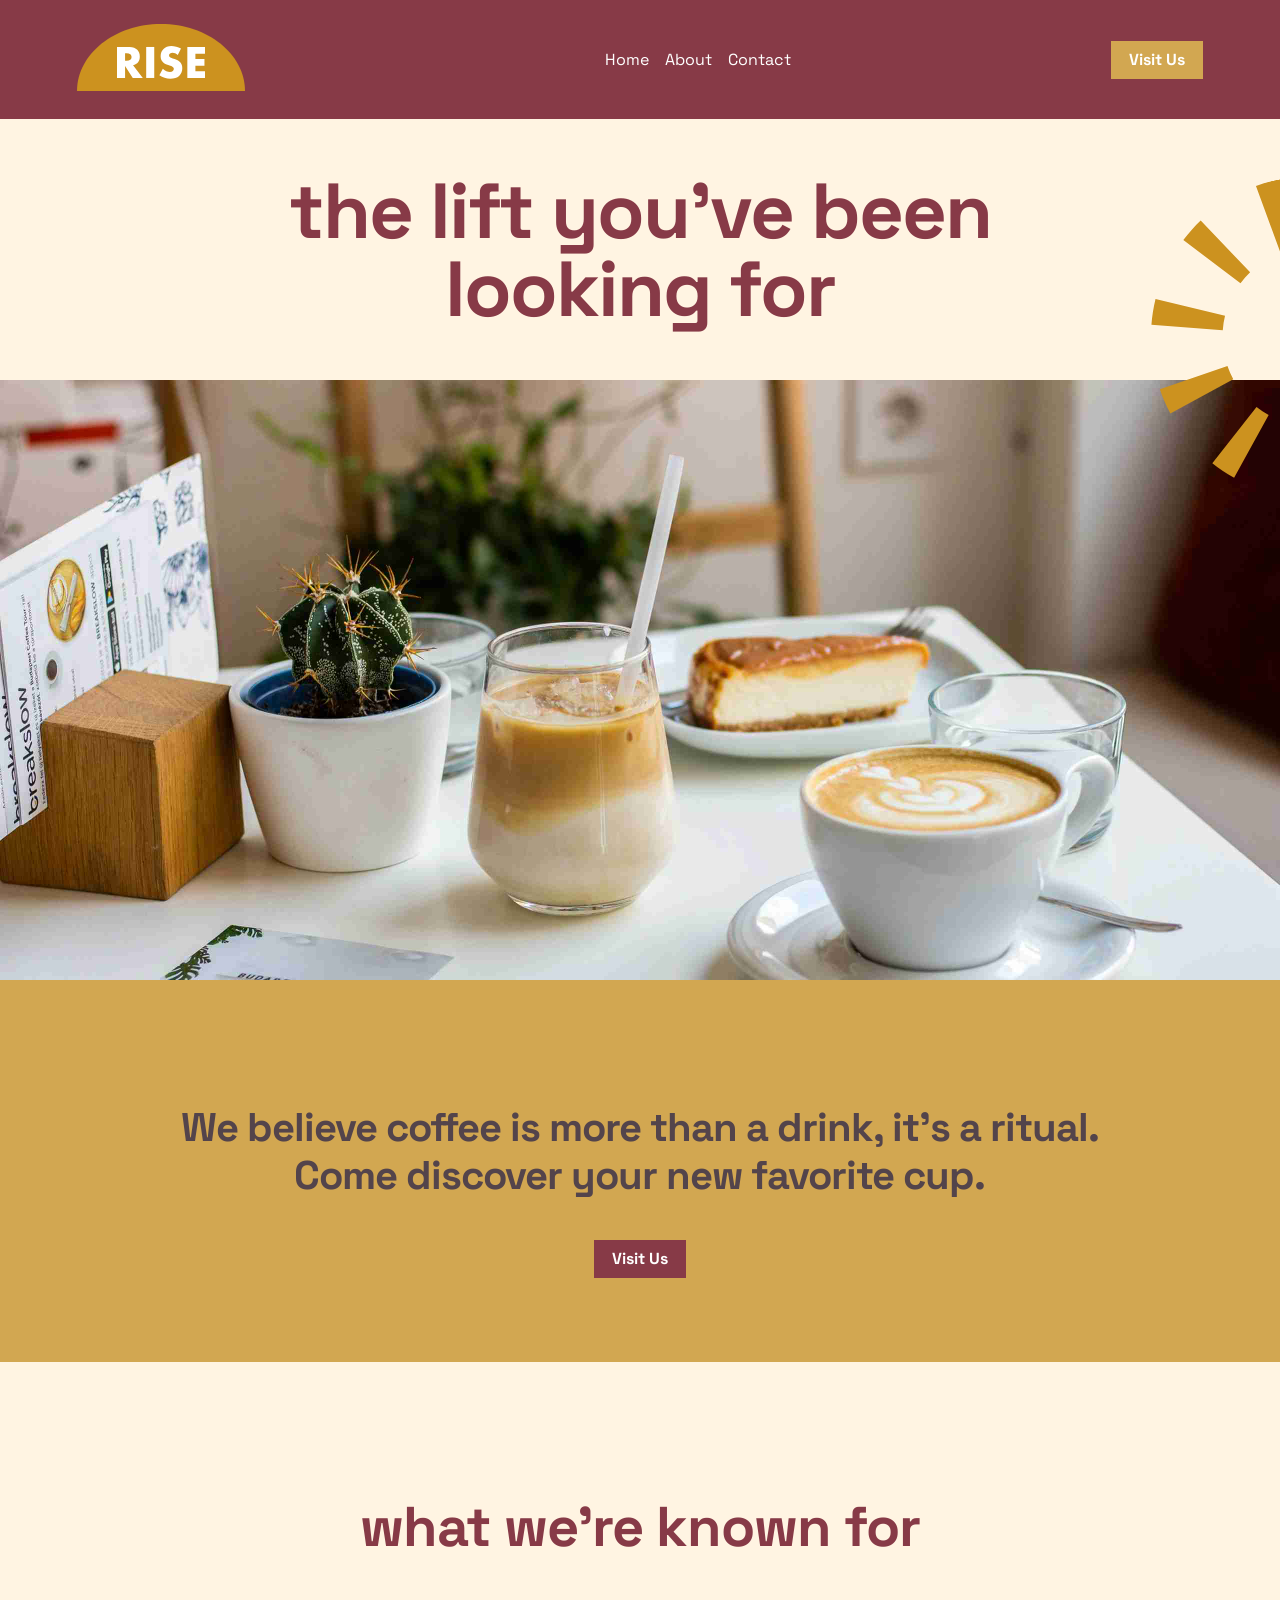
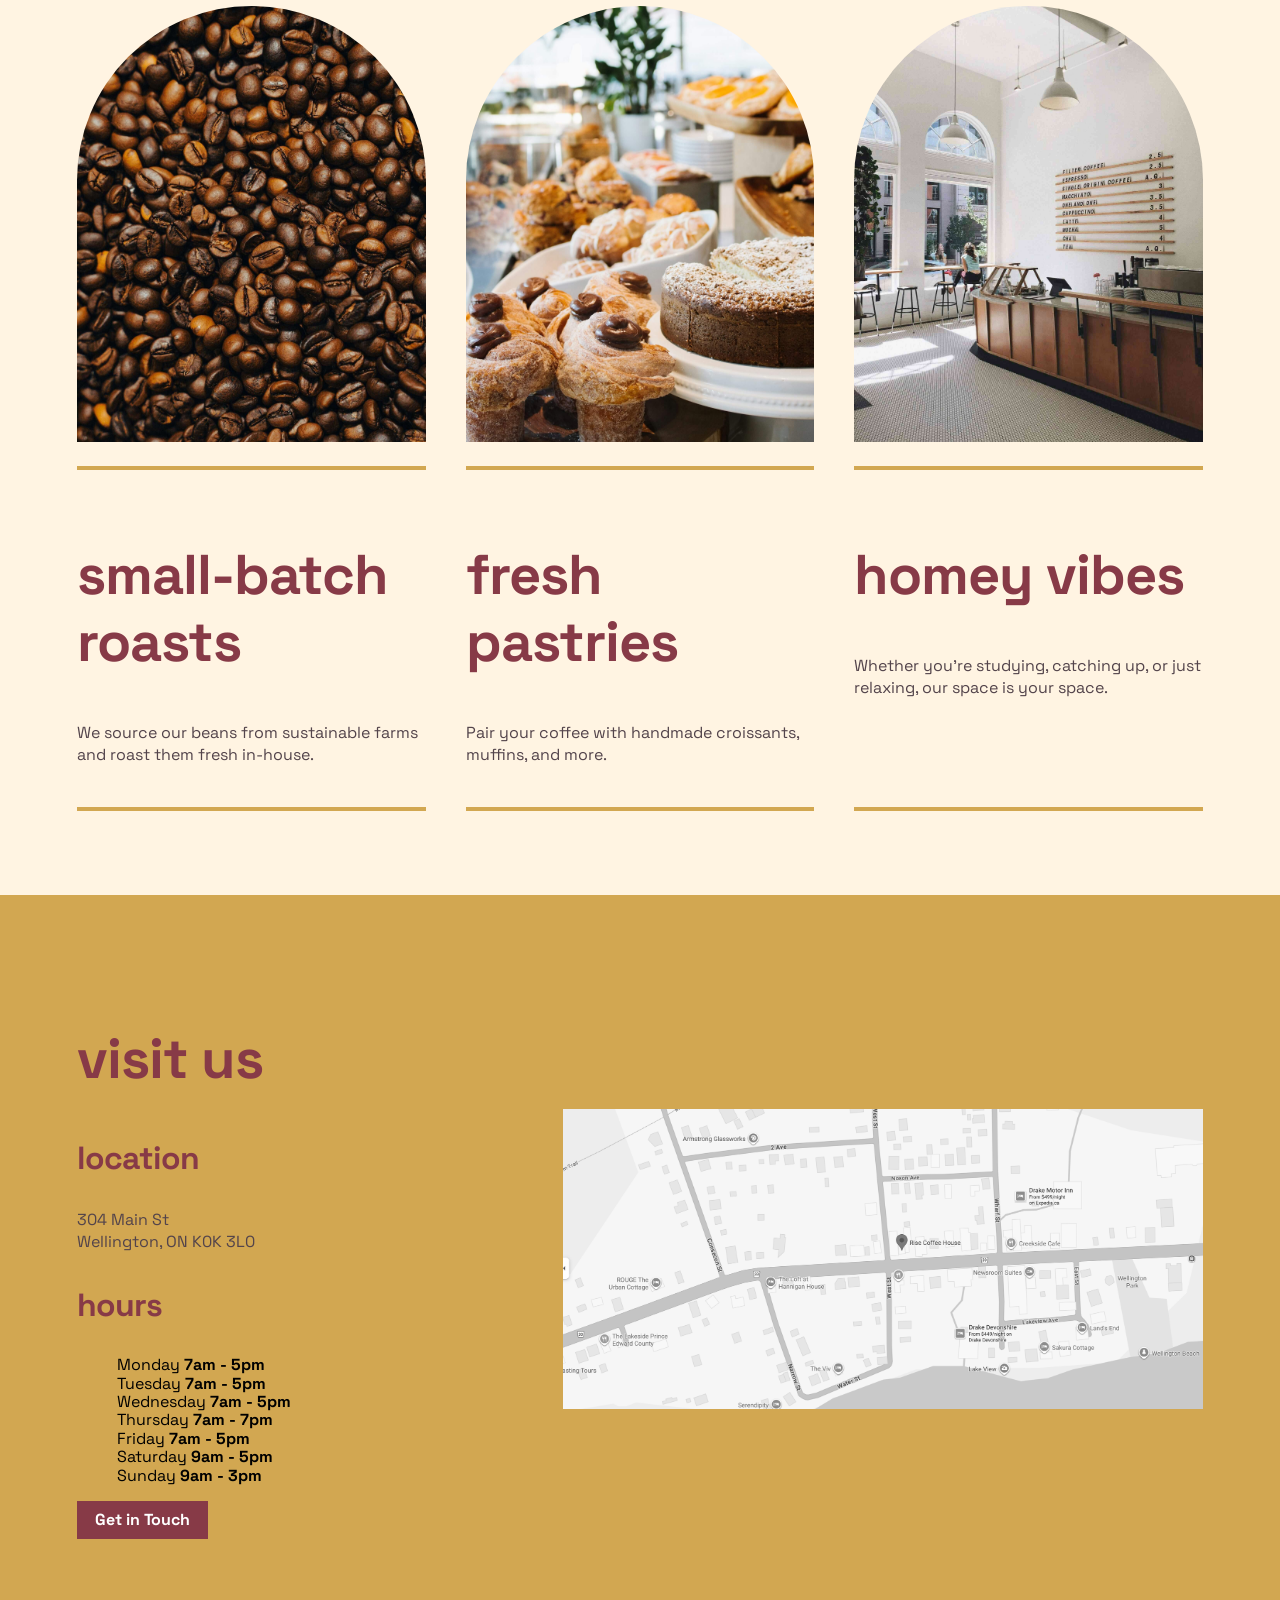
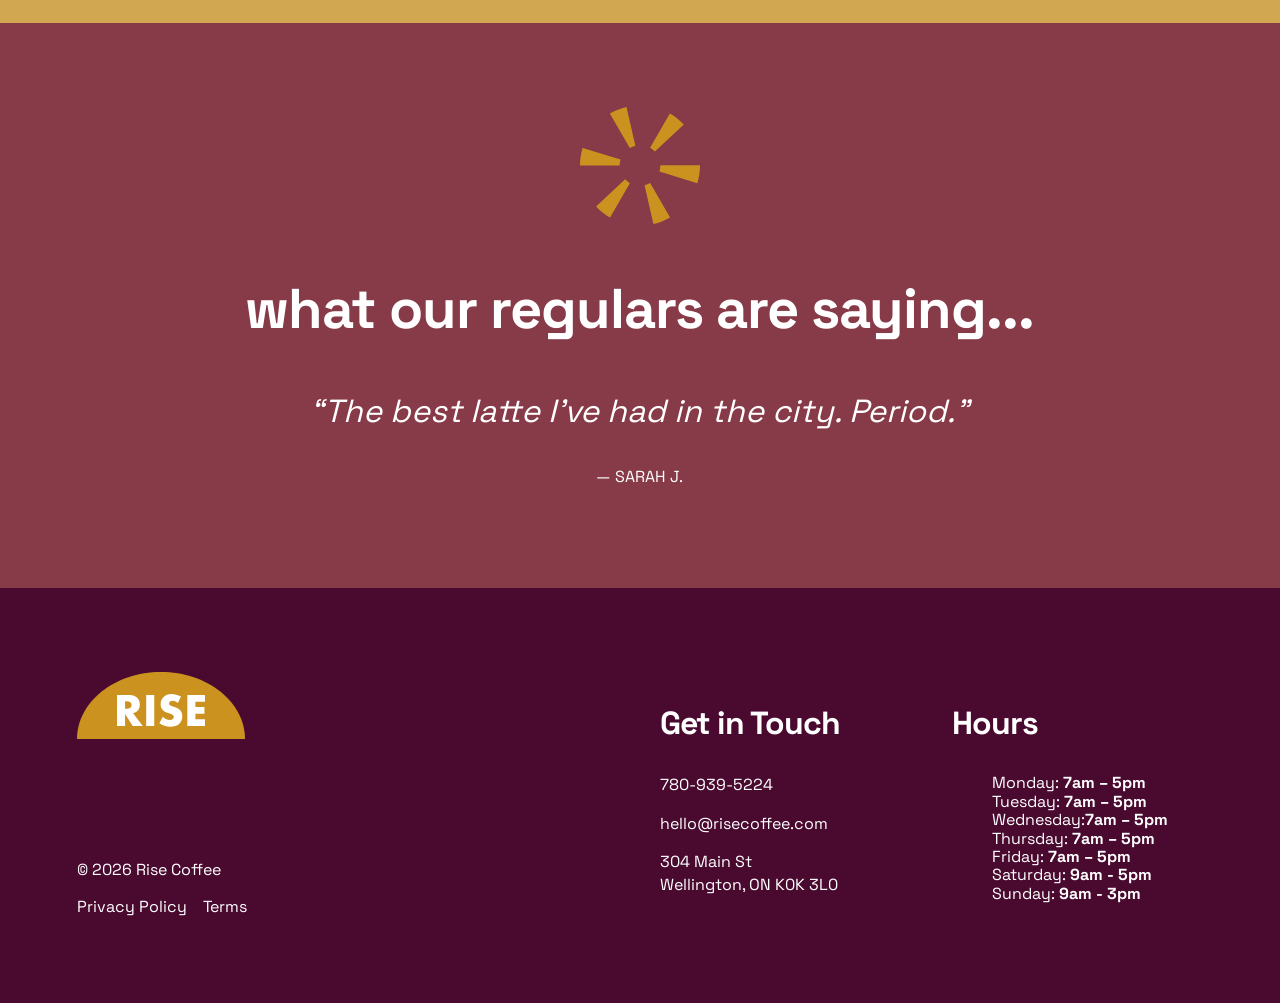
<file: index.html>
<!DOCTYPE html>
<html>
<head><!-- The head is a container for information ABOUT the page.
           Nothing in here appears on the page. The browser reads it, the visitor never sees it. -->

	<!-- Which character set to use. Leave this out and apostrophes turn into garbage. -->
	<meta charset="utf-8">
	<!-- Tells a phone to use its real width instead of pretending to be a desktop. -->
	<meta name="viewport" content="width=device-width, initial-scale=1">
	<!-- The browser tab text, and what Google shows in search results. Not a heading on the page. -->
	<title>Rise Coffee</title>
	
	<!-- Favicon -->
	<link rel="icon" href="images/favicon.png">
	<meta property="og:title" content="Rise Coffee">
	<meta property="og:description" content="A neighbourhood coffee shop on Whyte Avenue.">
	<meta property="og:image" content="https://iasingson.github.io/rise-coffee/images/rise-coffee-3.jpg">
	<meta property="og:url" content="https://iasingson.github.io/rise-coffee/">
	<!-- SEO purposes -->
	<meta name="description" content="A neighbourhood coffee shop on Whyte Avenue. Single origin, roasted here, open from seven.">

	<!-- STYLES: normalize first, then layout, then style.
	     General to specific. When two rules clash, the later one wins. -->
	<link rel="stylesheet" href="normalize.css"> <!-- Irons out browser default settings. -->
	<link rel="stylesheet" href="layout.css"> <!-- This controls our structure and layout. -->
	<link rel="stylesheet" href="style.css"> <!-- This is where we style the elements of the page. -->

	<!-- FONTS -->
	<link rel="preconnect" href="https://fonts.googleapis.com">
	<link rel="preconnect" href="https://fonts.gstatic.com" crossorigin>
	<link href="https://fonts.googleapis.com/css2?family=Space+Grotesk:wght@300..700&display=swap" rel="stylesheet">

</head>

<body><!-- The body holds everything the visitor actually SEES. -->

	<!-- HEADER: the strip along the top. It is the same on every page of the site,
	     which is why it lives outside <main>. -->
	<header>
		<!-- LOGO -->
		<a href="index.html"><img src="images/rise-logo.svg" class="logo" alt="rise logo"></a>

		<!-- NAVIGATION: a menu is a LIST of related links, so it is marked up as a ul with li inside.
		     CSS takes the bullets off, but underneath it stays a list, because that is what it is. -->
		<nav>
			<ul>
				<li><a class="nav-link" href="index.html">Home</a></li>
				<li><a class="nav-link" href="about.html">About</a></li>
				<li><a class="nav-link" href="contact.html">Contact</a></li>
			</ul>
		</nav>

		<!-- The # in this href jumps to the element with id="visit" further down THIS page,
		     instead of opening a different page. -->
		<a href="index.html#visit" class="button nav-visit">Visit Us</a>

		<div class="hamburger">
			<div class="hamburger-bar"></div>
			<div class="hamburger-bar"></div>
			<div class="hamburger-bar"></div>
		</div>
	</header>

	<!-- MAIN: everything between the header and the footer. This is the part that is
	     actually THIS page. One <main> per page. -->
	<main>

		<!-- SECTION: one horizontal band of the page. Look at the mockup: every time the background colour changes, a new section starts. This page has five.

		     From here on, every section has the same four levels:
		         section  →  container  →  row  →  col
		     The section is the band. The container holds the width. The row makes its
		     children sit side by side. The columns are the things sitting side by side. -->

		<!-- HERO SECTION: the first thing a visitor sees.
		     One wide column, centred. 8 out of 12, pushed to the middle by row-justify-center. -->
		<section class="">
			<div class="container-full">
				<div class="row row-justify-center">
					<!-- DIV: a plain box with no meaning. The class is what gives it a job. -->
					<div class="col col-lg-8 col-md-12 col-sm-12 text-center">
						<!-- h1 is the most important heading on the page. Only ever one per page. -->
						<h1>the lift you’ve been looking for</h1>
					</div>
				</div><!-- row ends -->
				<div class="row">
					<div class="col col-lg-12">
						<!-- img has no closing tag. An image is a thing, not a container, so there is nothing to wrap around and nothing to close.	img-full makes it fill its column. Every image needs alt text. -->
						<div class="hero-img">
							<!-- Empty div because div background is set as the image-->
							<img src="images/rise-icon-1.svg" class="hero-icon" alt="">
						</div>
					</div>
				</div><!-- row ends -->

			</div><!-- container ends -->
		</section>


		<!-- FAVOURITE CUP SECTION: gold band in the mockup.
		     Same shape as the hero. One wide centred column, this time 10 of 12. -->
		<section class="section-padding background-gold position-relative">
			<img src="images/gradient-1.png" class="gradient-1" alt="">
			<div class="container z-index-2">
				<div class="row row-justify-center">
					<div class="col col-lg-10 text-center">
						<p class="paragraph-large">We believe coffee is more than a drink, it’s a ritual. Come discover your new favorite cup.</p>
						<a class="button button-secondary" href="#visit">Visit Us</a>
					</div>
				</div><!-- row ends -->

			</div><!-- container ends -->
		</section>


		<!-- KNOWN FOR SECTION: the three cards.
		     Look at columns 1, 2 and 3 below. They are the SAME block written three times with different words. Write one, get it right, then copy it.

		     Two rows here: a full-width heading, then three equal columns.
		     Three columns of 4 add up to 12. They always add up to 12. -->
		<section class="section-padding">
			<div class="container">

				<!-- ROW -->
				<div class="row">
					<div class="col col-lg-12">
						<h2 class="text-center">what we’re known for</h2>
					</div>
				</div><!-- row ends -->

				<!-- ROW -->
				<div class="row">

					<!-- COLUMN 1 -->
					<div class="col col-lg-4 col-md-6 col-sm-12">
						<div class="card">
							<div class="card-img-wrap"> 
								<img src="images/rise-coffee-4.jpg" class="card-img" alt="Roasted coffee beans">
							</div>
							<div class="card-border">
								<h2>small-batch roasts</h2>
								<p>We source our beans from sustainable farms and roast them fresh in-house.</p>
							</div>
						</div>
					</div>

					<!-- COLUMN 2 -->
					<div class="col col-lg-4 col-md-6 col-sm-12">
						<div class="card">
							<div class="card-img-wrap">
								<img src="images/rise-coffee-5.jpg" class="card-img" alt="A tray of fresh pastries">
							</div>
							<div class="card-border">
								<h2>fresh pastries</h2>
								<p>Pair your coffee with handmade croissants, muffins, and more.</p>
							</div>
						</div>
					</div>

					<!-- COLUMN 3 -->
					<div class="col col-lg-4 col-md-6 col-sm-12">
						<div class="card">
							<div class="card-img-wrap">
								<img src="images/rise-coffee-2.jpg" class="card-img" alt="The cafe seating area">
							</div>
							<div class="card-border">
								<h2>homey vibes</h2>
								<p>Whether you’re studying, catching up, or just relaxing, our space is your space.</p>
							</div>
						</div>
					</div>

				</div><!-- row ends -->

			</div><!-- container ends -->
		</section>


		<!-- VISIT US SECTION. The id="visit" is what the Visit Us buttons jump to.
		     An id can only be used once per page. A class can be used as often as you like.

		     Two UNEQUAL columns this time: 5 and 7. Still adds up to 12.
		     row-align-center lines them up vertically in the middle of each other. -->
		<section id="visit" class="section-padding background-gold">
			<div class="container">

				<!-- ROW -->
				<div class="row row-align-center">

					<!-- COLUMN 1: the details -->
					<div class="col col-lg-5 col-md-12 col-sm-12">
						<h2>visit us</h2>
						
						 <!-- Container for location text-->
						<div>
							<h3>location</h3>
							<p>304 Main St<br>Wellington, ON K0K 3L0</p>
						</div>

						<!-- Container for hours text-->	
						<div> 
							<h3>hours</h3>		
							<!-- Opening hours are a list of related items, so: another ul.
							 Same two tags as the navigation, doing a completely different job. -->
							<ul>
								<li>Monday <strong>7am - 5pm</strong></li>
								<li>Tuesday <strong>7am - 5pm</strong></li>
								<li>Wednesday <strong>7am - 5pm</strong></li>
								<li>Thursday <strong>7am - 7pm</strong></li>
								<li>Friday <strong>7am - 5pm</strong></li>
								<li>Saturday <strong>9am - 5pm</strong></li>
								<li>Sunday <strong>9am - 3pm</strong></li>
							</ul>
						</div>
					<a href="contact.html" class="button button-secondary">Get in Touch</a>
					</div>

					<!-- COLUMN 2: the map -->
					<div class="col col-lg-7 col-md-12 col-sm-12">
						<img src="images/map.png" class="img-full map-image" alt="Map showing the location of Rise Coffee">
					</div>

				</div><!-- row ends -->

			</div><!-- container ends -->
		</section>


		<!-- TESTIMONIALS SECTION: maroon band in the mockup.
		     text-white goes on EACH element that needs it, not on the section.
		     A colour inherited from a parent loses to a rule that targets the element directly, and h2 already has a colour of its own. -->
		<section class="section-padding background-maroon-light">
			<div class="container">

				<!-- ROW -->
				<div class="row row-justify-center">
					<div class="col col-lg-12 col-md-12 text-center">
						<!-- Decorative image, so alt is empty. A screen reader skips it. -->
						<img src="images/rise-icon-2.svg" class="footer-rise-icon" alt="">
						<h2 class="text-white">what our regulars are saying...</h2>
						<p class="text-white customer-review">“The best latte I’ve had in the city. Period.”</p>
						<p class="text-white customer-name">— SARAH J.</p>
					</div>
				</div><!-- row ends -->

			</div><!-- container ends -->
		</section>

	</main>


	<!-- FOOTER: three equal columns. Same shape as the known for section,
	     4 + 4 + 4 = 12. The footer sits outside <main> because it repeats
	     on every page, exactly like the header. -->
	<footer class="section-padding background-maroon">
		<div class="container">

			<!-- ROW -->
			<div class="row">

				<!-- COLUMN 1 -->
				<div class="col col-lg-6 col-md-6 col-sm-12">
					<a href="index.html"><img src="images/rise-logo.svg" class="logo" alt="rise logo"></a>
					<div class="footer-copy-right">
						<p class="text-white footer-details">© 2026 Rise Coffee</p>
						<a class="nav-link footer-details">Privacy Policy</a>
						<a class="nav-link footer-details">Terms</a>
					</div>

				</div>

				<!-- COLUMN 2 -->
				<div class="col col-lg-3 col-md-6 col-sm-12">
					<h3 class="text-white">Get in Touch</h3>
					<p class="text-white">780-939-5224</p>
					<p class="text-white">hello@risecoffee.com</p>
					<p class="text-white">304 Main St<br>Wellington, ON  K0K 3L0</p>
				</div>

				<!-- COLUMN 3 -->
				<div class="col col-lg-3 col-md-6 col-sm-12">
					<h3 class="text-white">Hours</h3>
					<ul>
						<li class="text-white">Monday: <strong>7am – 5pm</strong></li>
						<li class="text-white">Tuesday: <strong>7am – 5pm</strong></li>
						<li class="text-white">Wednesday:<strong>7am – 5pm</strong></li>
						<li class="text-white">Thursday: <strong>7am – 5pm</strong></li>
						<li class="text-white">Friday: <strong>7am – 5pm</strong></li>
						<li class="text-white">Saturday: <strong>9am - 5pm</strong></li>
						<li class="text-white">Sunday: <strong>9am - 3pm</strong></li>
					</ul>
				</div>

			</div><!-- row ends -->

		</div><!-- container ends -->
	</footer>

</body>
</html>
</file>
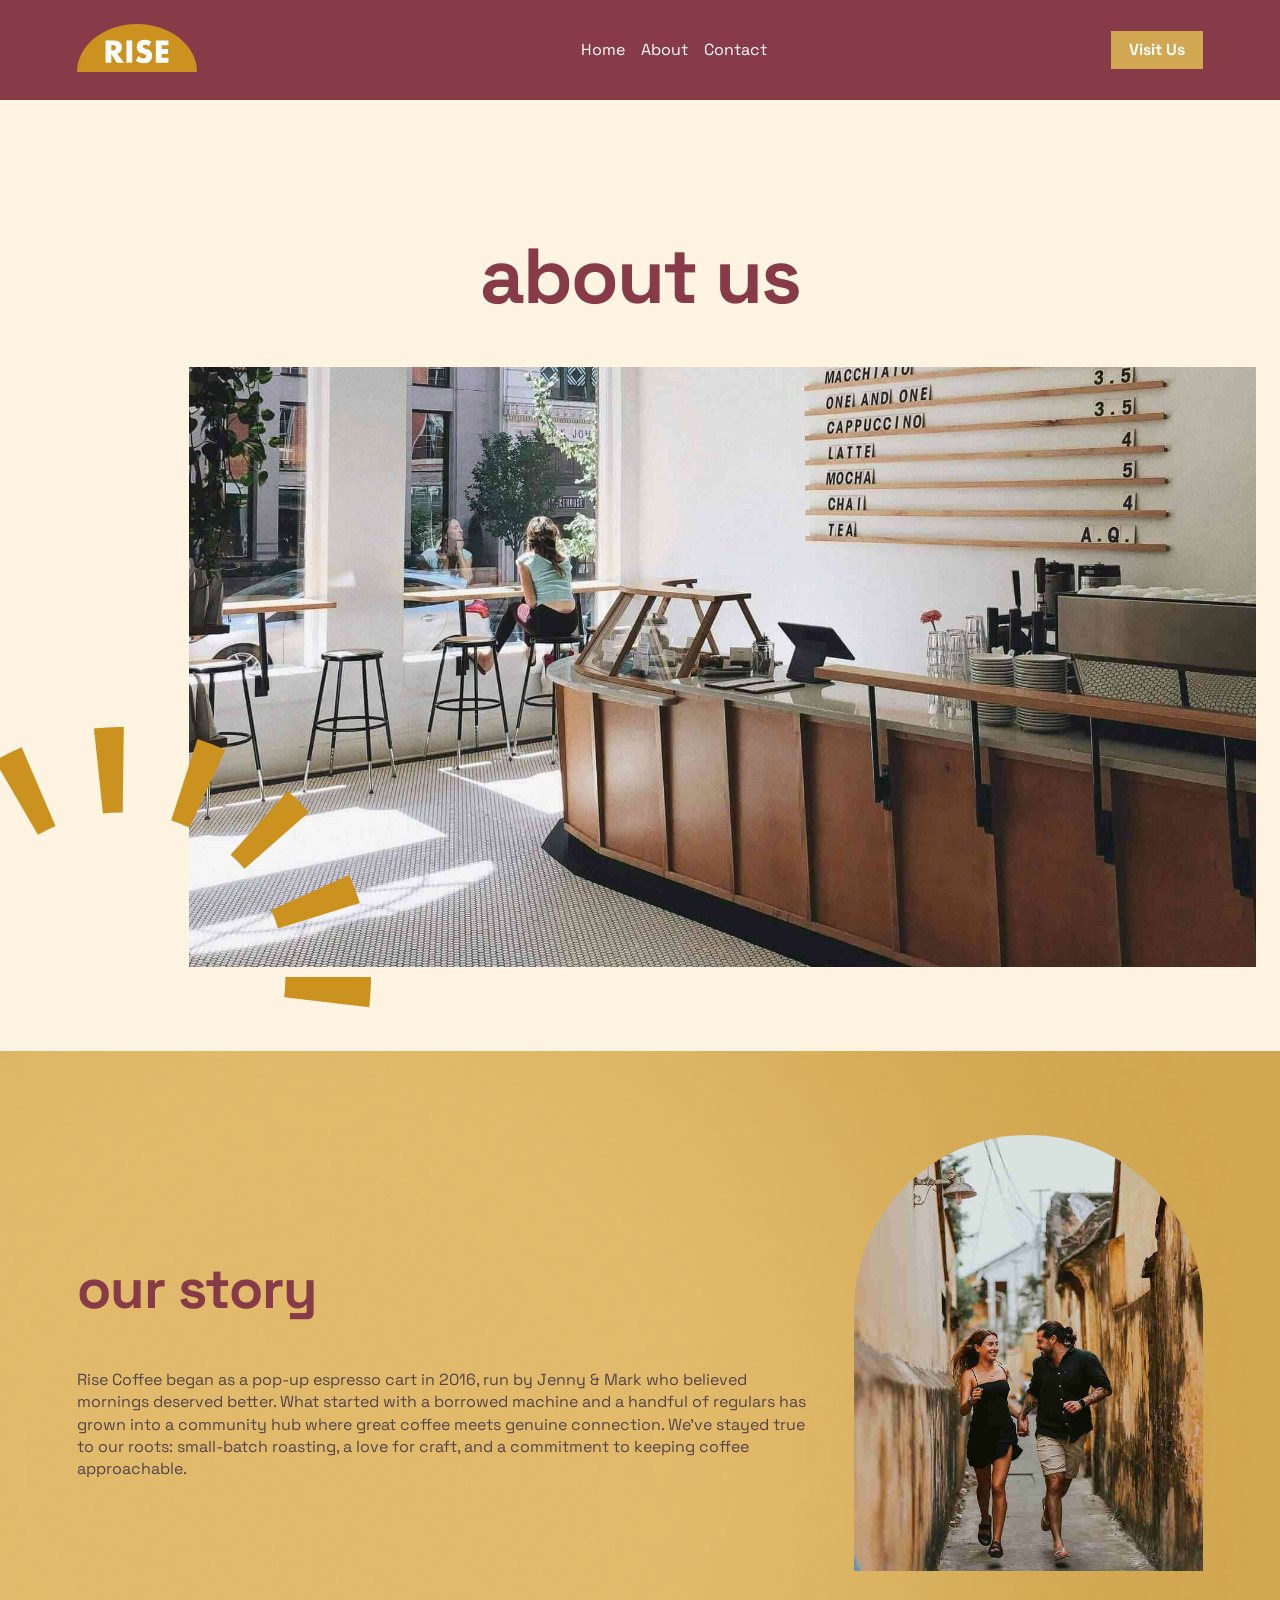
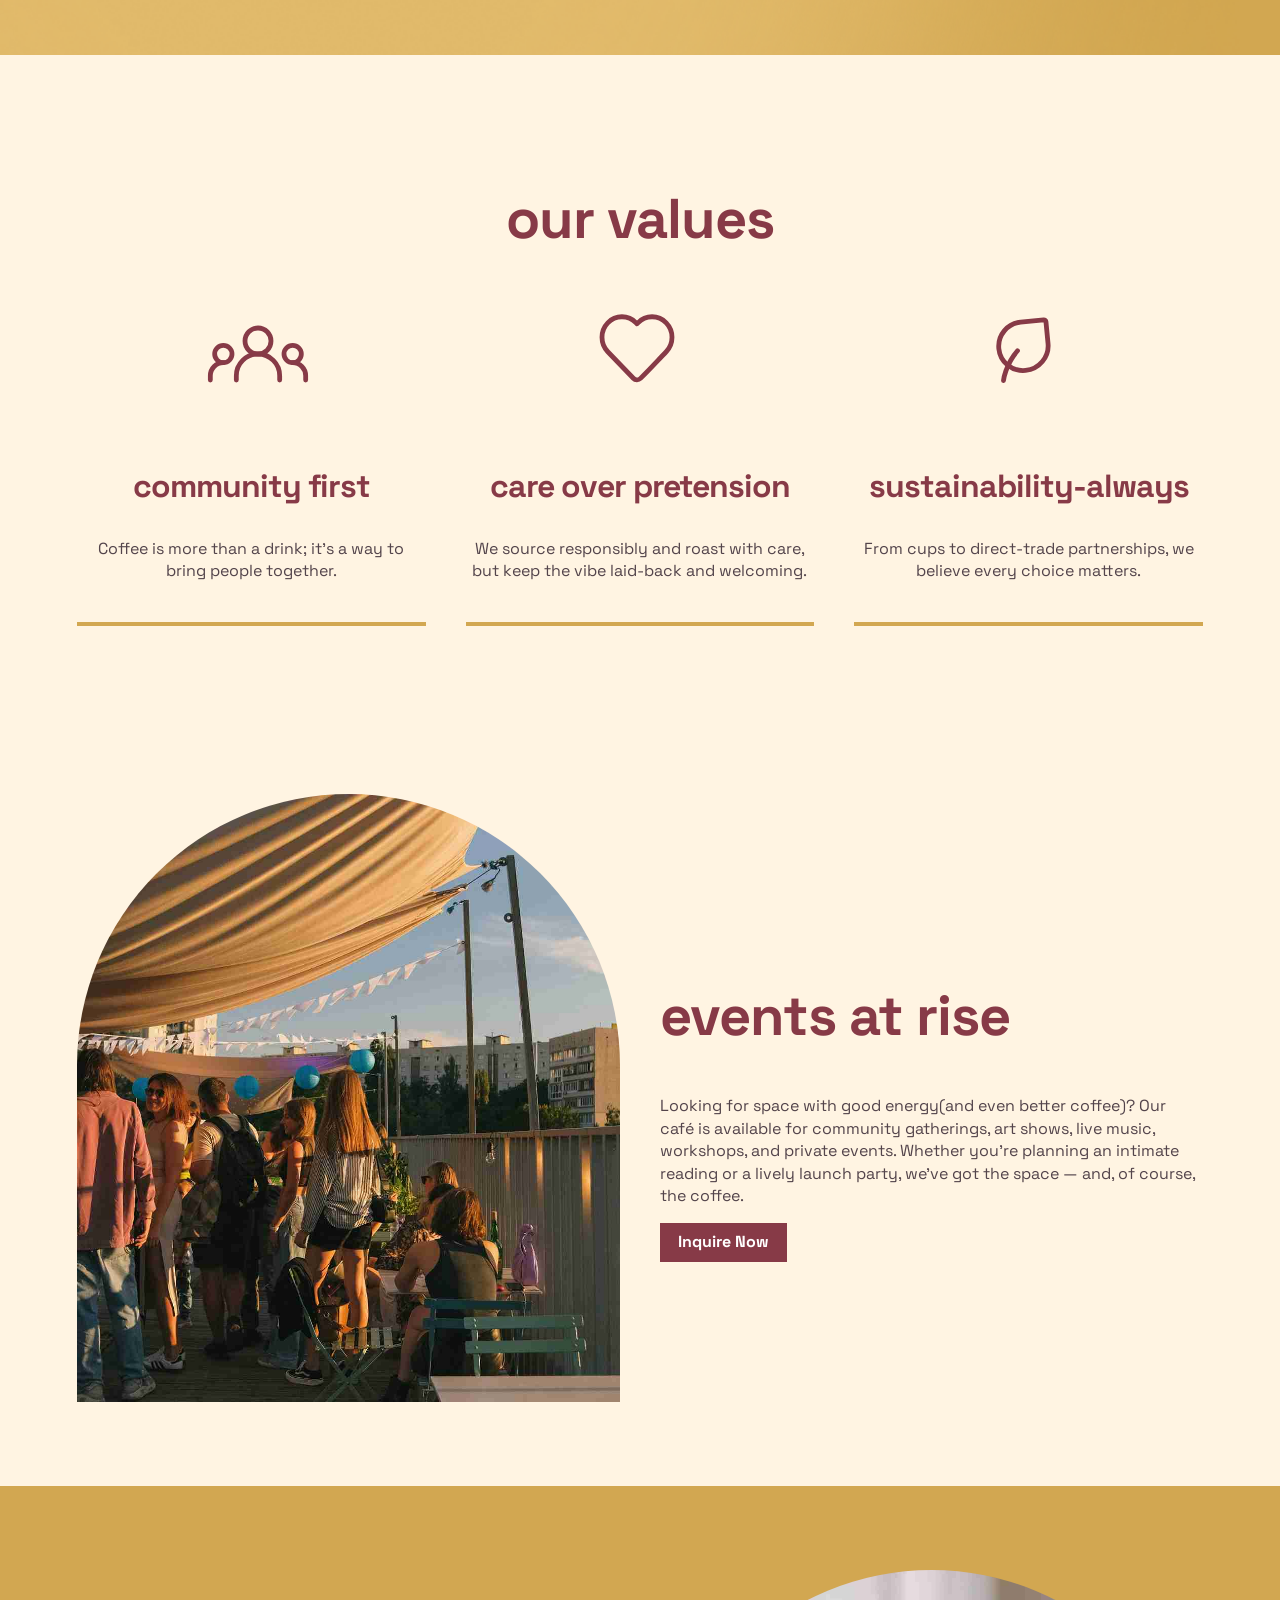
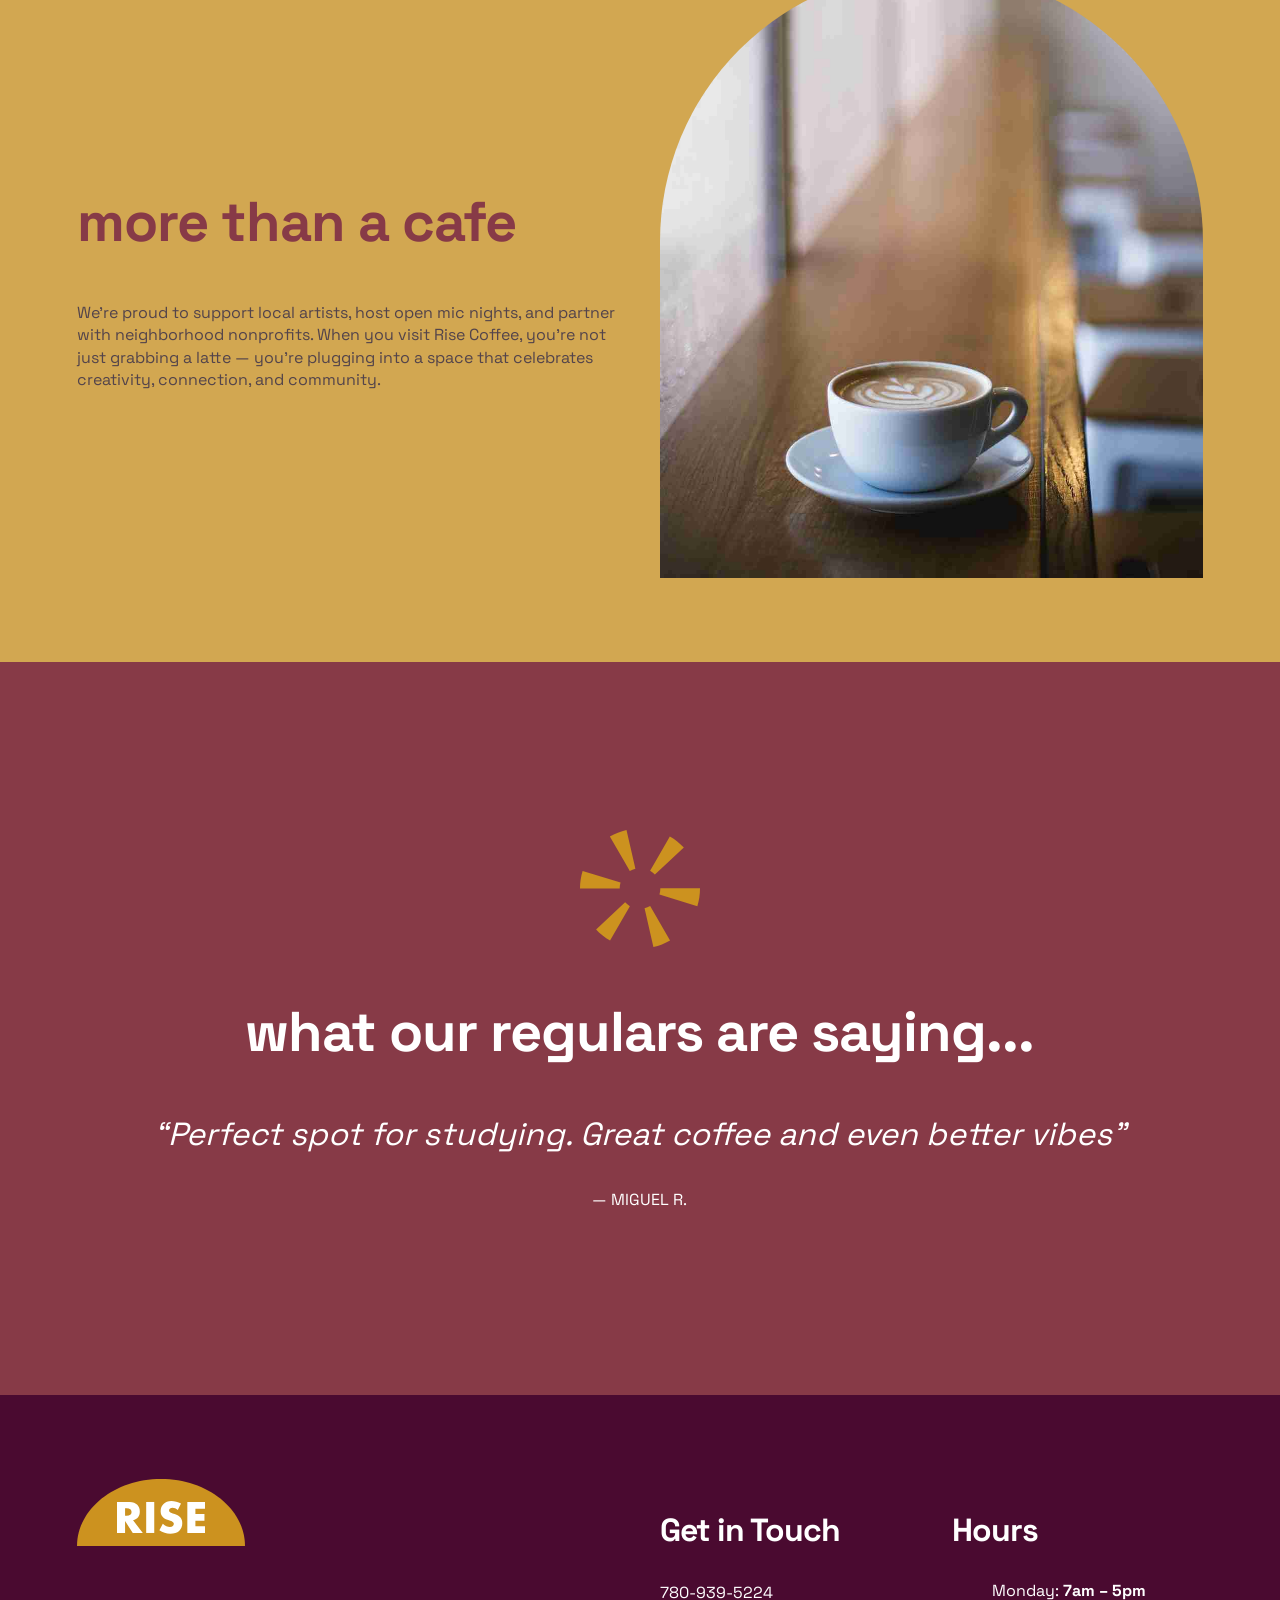
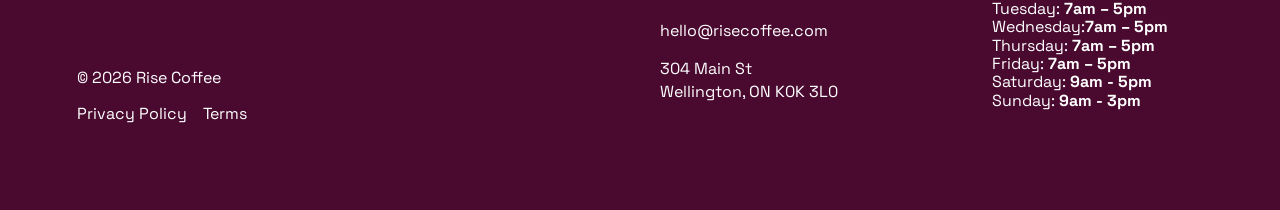
<file: about.html>
<!DOCTYPE html>
<html>
<head>

	<!-- Which character set to use. Leave this out and apostrophes turn into garbage. -->
	<meta charset="utf-8">

	<!-- Tells a phone to use its real width instead of pretending to be a desktop. -->
	<meta name="viewport" content="width=device-width, initial-scale=1">

	<!-- The browser tab text, and what Google shows in search results. Not a heading on the page. -->
	<title>About</title>
    <meta name="description" content="A neighbourhood coffee shop on Whyte Avenue. Single origin, roasted here, open from seven.">
	<meta property="og:title" content="Rise Coffee">
	<meta property="og:description" content="A neighbourhood coffee shop on Whyte Avenue.">
	<meta property="og:image" content="https://iasingson.github.io/rise-coffee/images/rise-coffee-3.jpg">
	<meta property="og:url" content="https://iasingson.github.io/rise-coffee/">
    <!-- Favicon -->
	<link rel="icon" href="images/favicon.png">
	<!-- STYLES -->
	 <link rel="stylesheet" href="normalize.css"> <!-- Normalize browser default settings -->
	 <link rel="stylesheet" href="layout.css"> <!-- This controls our stucture and layout -->
	 <link rel="stylesheet" href="style.css"> <!-- This is where we add all the styling to the elements of the pages -->
    
    <!-- FONTS -->
	<!-- STEP 2: your Google Fonts links go here -->
	<link rel="preconnect" href="https://fonts.googleapis.com">
	<link rel="preconnect" href="https://fonts.gstatic.com" crossorigin>
	<link rel="stylesheet" href="https://fonts.googleapis.com/css2?family=Space+Grotesk:wght@300..700&display=swap">

</head>


<body><!-- Main content that users will see -->
    <!-- HEADER: top section of the page that includes the same elements for every  page -->
    <header>
		<!-- LOGO -->
		<a href="index.html"><img src="images/rise-logo.svg" id="rise-icon" alt=""></a>

		<!-- NAVIGATION: a menu is a LIST of related links, so it is marked up as a ul with li inside.
		     CSS takes the bullets off later, but underneath it stays a list, because that is what it is. -->
		<nav>
			<ul>
				<li><a href="index.html" class="nav-link">Home</a></li>
				<li><a href="about.html" class="nav-link">About</a></li>
				<li><a href="contact.html" class="nav-link">Contact</a></li>
			</ul>
		</nav>
		<!-- The # in this href jumps to the element with id="visit" further down THIS page,
		     instead of opening a different page. -->
		<a href="index.html#visit" class="button nav-visit">Visit Us</a>

        <!-- Hamburger menu for smaller screens -->
		<div class="hamburger">
			<div class="hamburger-bar"></div>
			<div class="hamburger-bar"></div>
			<div class="hamburger-bar"></div>
		</div>

    </header>

    <!-- MAIN: any content between the header and footer -->
    <main>
        <!-- HERO section: the first thing the visitor sees -->
         <section class="background-beige section-padding">
            <div class="container">
                <!-- Row -->
                <div class="row row-justify-center">
                    <!-- Column One -->
                    <div class="col col-lg-12 col-md-12 col-sm-12">
                        <h1 class="text-center">about us</h1>
                    </div>
                </div>

                <!-- Row two -->
                 <div class="row">
                    <!-- Column one -->
                    <div class="col col-lg-12 col-md-12 col-sm-12">
                        <div class="hero-img about-hero-img">
                            <img src="images/rise-icon-4.svg" alt="" class="hero-icon about-hero-icon">
                        </div>
                    </div>
                 </div>
            </div>


         </section>

         <!-- OUR STORY section: gold band with single image on the right-->
          <section class="background-gold section-padding position-relative">
            <img src="images/gradient-2.png"  class="gradient-1 gradient-2" alt="">
            <div class="container z-index-1">
                <!-- Row -->
                <div class="row row-align-center row-justify-between">
                    <!-- Column one -->
                    <div class="col col-lg-8 col-md-6 col-sm-12">
                        <h2>our story</h2>
                        <p>
                            Rise Coffee began as a pop-up espresso cart in 2016, run by Jenny & Mark who believed mornings deserved better. 
                            What started with a borrowed machine and a handful of regulars has grown into a community hub where great coffee meets genuine connection. 
                            We’ve stayed true to our roots: small-batch roasting, a love for craft, and a commitment to keeping coffee approachable.
                        </p>
                    </div>

                    <!-- Column two:-->
                    <div class="col col-lg-4 col-md-6 col-sm-12">
                        <div class="card-img-wrap">
                            <img src="images/rise-coffee-7.jpg" class="card-img" alt="">
                        </div>
                    </div> 
                </div>
            </div>
          </section>

          <!-- OUR VALUES section: community first, care over pretension, and sustainability always-->
           <section class="background-beige section-padding">
                <div class="container">

                    <!-- Row one -->
                    <div class="row">
                        <!-- Column -->
                         <div class="col col-lg-12">
                            <h2 class="text-center">our values</h2>
                         </div>
                    </div>
                    <!-- Row one ends -->

                    <!-- Row two -->
                    <div class="row row-justify-between">
                        <!-- Column one -->
                         <div class="col col-lg-4 col-md-6 col-sm-12">
                            <div class="card">
                                <div class="about-card-img-wrap">
                                    <img src="images/community-first-icon.svg" alt="" class="icon-center">
                                </div>
                                <div class="card-border about-card-border">
                                    <h3 class="text-center">community first</h3>
                                    <p class="text-center">Coffee is more than a drink; it's a way to bring people together.</p>

                                </div>
                            </div>
                         </div>

                        <!-- Column two -->
                         <div class="col col-lg-4 col-md-6 col-sm-12">
                            <div class="card">
                                <div class="about-card-img-wrap">
                                    <img src="images/care-over-pretension-icon.svg" alt="" class="icon-center">
                                </div>
                                <div class="card-border about-card-border">
                                    <h3 class="text-center">care over pretension</h3>
                                    <p class="text-center">We source responsibly and roast with care, but keep the vibe laid-back and welcoming.</p>

                                </div>
                            </div>
                         </div>

                        <!-- Column three -->
                         <div class="col col-lg-4 col-md-6 col-sm-12">
                            <div class="card">
                                <div class="about-card-img-wrap">
                                    <img src="images/sustainability-always.svg" alt="" class="icon-center">
                                </div>
                                <div class="card-border about-card-border">
                                    <h3 class="text-center">sustainability-always</h3>
                                    <p class="text-center">From cups to direct-trade partnerships, we believe every choice matters.</p>
                                </div>
                            </div>
                         </div>
                    </div>
                    <!-- Row two ends -->
                </div>
           </section>

          <!-- EVENTS AT RISE section: right under our values. Booking events at rise with inquire now button -->
           <section class="background-beige section-padding">
            <div class="container">
                <!-- Row -->
                <div class="row row-align-center row-justify-between">
                    <!-- Column one -->
                    <div class="col col-lg-6 col-md-6 col-sm-12">
                        <div class="card">
                            <div class="card-img-wrap card-img-wrap-2">
                                <img src="images/rise-coffee-8.jpg" alt="people-on-a-patio" class="card-img">
                            </div>
                        </div>
                    </div>

                    <!-- Column two -->
                    <div class="col col-lg-6 col-md-6 col-sm-12">
                        <div>
                            <h2>events at rise</h2>
                            <p>
                                Looking for space with good energy(and even better coffee)? Our café is available for 
                                community gatherings, art shows, live music, workshops, and private events. 
                                Whether you’re planning an intimate reading or a lively launch party, we’ve got the space — and, of course, the coffee.
                            </p>
                        </div>
                        <!-- Button -->
                        <a href="contact.html" class="button button-secondary">Inquire Now</a>
                    </div> 
                </div>
                <!-- Row ends -->
            </div>
           </section>

          <!-- MORE THAN A CAFE section: another gold band in the mockup-->
           <section class="background-gold section-padding">
            <div class="container">
                <!-- Row -->
                <div class="row row-align-center">
                    <!-- Column one -->
                    <div class="col col-lg-6">
                        <h2>more than a cafe</h2>
                        <p>
                            We’re proud to support local artists, host open mic nights, and partner with neighborhood nonprofits.
                            When you visit Rise Coffee, you’re not just grabbing a latte — you’re plugging into a space that celebrates 
                            creativity, connection, and community. 
                        </p>
                    </div>

                    <!-- Column two -->
                    <div class="col col-lg-6">
                        <div class="card">
                            <div class="card-img-wrap card-img-wrap-2">
                                <img src="images/rise-coffee-3.jpg" alt="cup-of-coffee-on-table" class="card-img">
                            </div>
                        </div>
                    </div>
                </div>
                <!-- Row ends -->
            </div>
           </section>

          <!-- WHAT OUR REGULARS ARE SAYING section: dark pink band in the mockup just before the footer. -->
           <section class="background-maroon-light section-padding">

            <section class="section-padding background-maroon-light">
			    <div class="container">

				    <!-- ROW -->
				    <div class="row row-justify-center">
					    <div class="col col-lg-12 col-md-12 text-center">
						    <!-- Decorative image, so alt is empty. A screen reader skips it. -->
						    <img src="images/rise-icon-2.svg" class="footer-rise-icon" alt="">
						    <h2 class="text-white">what our regulars are saying...</h2>
						    <p class="text-white customer-review">“Perfect spot for studying. Great coffee and even better vibes”</p>
						    <p class="text-white customer-name">— MIGUEL R.</p>
					    </div>
				    </div><!-- row ends -->

			    </div><!-- container ends -->
		    </section>

           </section>

    </main>
	<!-- FOOTER: three equal columns. Same shape as the known for section,
	     4 + 4 + 4 = 12. The footer sits outside <main> because it repeats
	     on every page, exactly like the header. -->
	<footer class="section-padding background-maroon">
		<div class="container">

			<!-- ROW -->
			<div class="row">

				<!-- COLUMN 1 -->
				<div class="col col-lg-6 col-md-6 col-sm-12">
					<a href="index.html"><img src="images/rise-logo.svg" class="logo" alt="rise logo"></a>
					<div class="footer-copy-right">
						<p class="text-white footer-details">© 2026 Rise Coffee</p>
						<a class="nav-link footer-details">Privacy Policy</a>
						<a class="nav-link footer-details">Terms</a>
					</div>

				</div>

				<!-- COLUMN 2 -->
				<div class="col col-lg-3 col-md-6 col-sm-12">
					<h3 class="text-white">Get in Touch</h3>
					<p class="text-white">780-939-5224</p>
					<p class="text-white">hello@risecoffee.com</p>
					<p class="text-white">304 Main St<br>Wellington, ON  K0K 3L0</p>
				</div>

				<!-- COLUMN 3 -->
				<div class="col col-lg-3 col-md-6 col-sm-12">
					<h3 class="text-white">Hours</h3>
					<ul>
						<li class="text-white">Monday: <strong>7am – 5pm</strong></li>
						<li class="text-white">Tuesday: <strong>7am – 5pm</strong></li>
						<li class="text-white">Wednesday:<strong>7am – 5pm</strong></li>
						<li class="text-white">Thursday: <strong>7am – 5pm</strong></li>
						<li class="text-white">Friday: <strong>7am – 5pm</strong></li>
						<li class="text-white">Saturday: <strong>9am - 5pm</strong></li>
						<li class="text-white">Sunday: <strong>9am - 3pm</strong></li>
					</ul>
				</div>

			</div><!-- row ends -->

		</div><!-- container ends -->
	</footer>
</body>

</html>
</file>
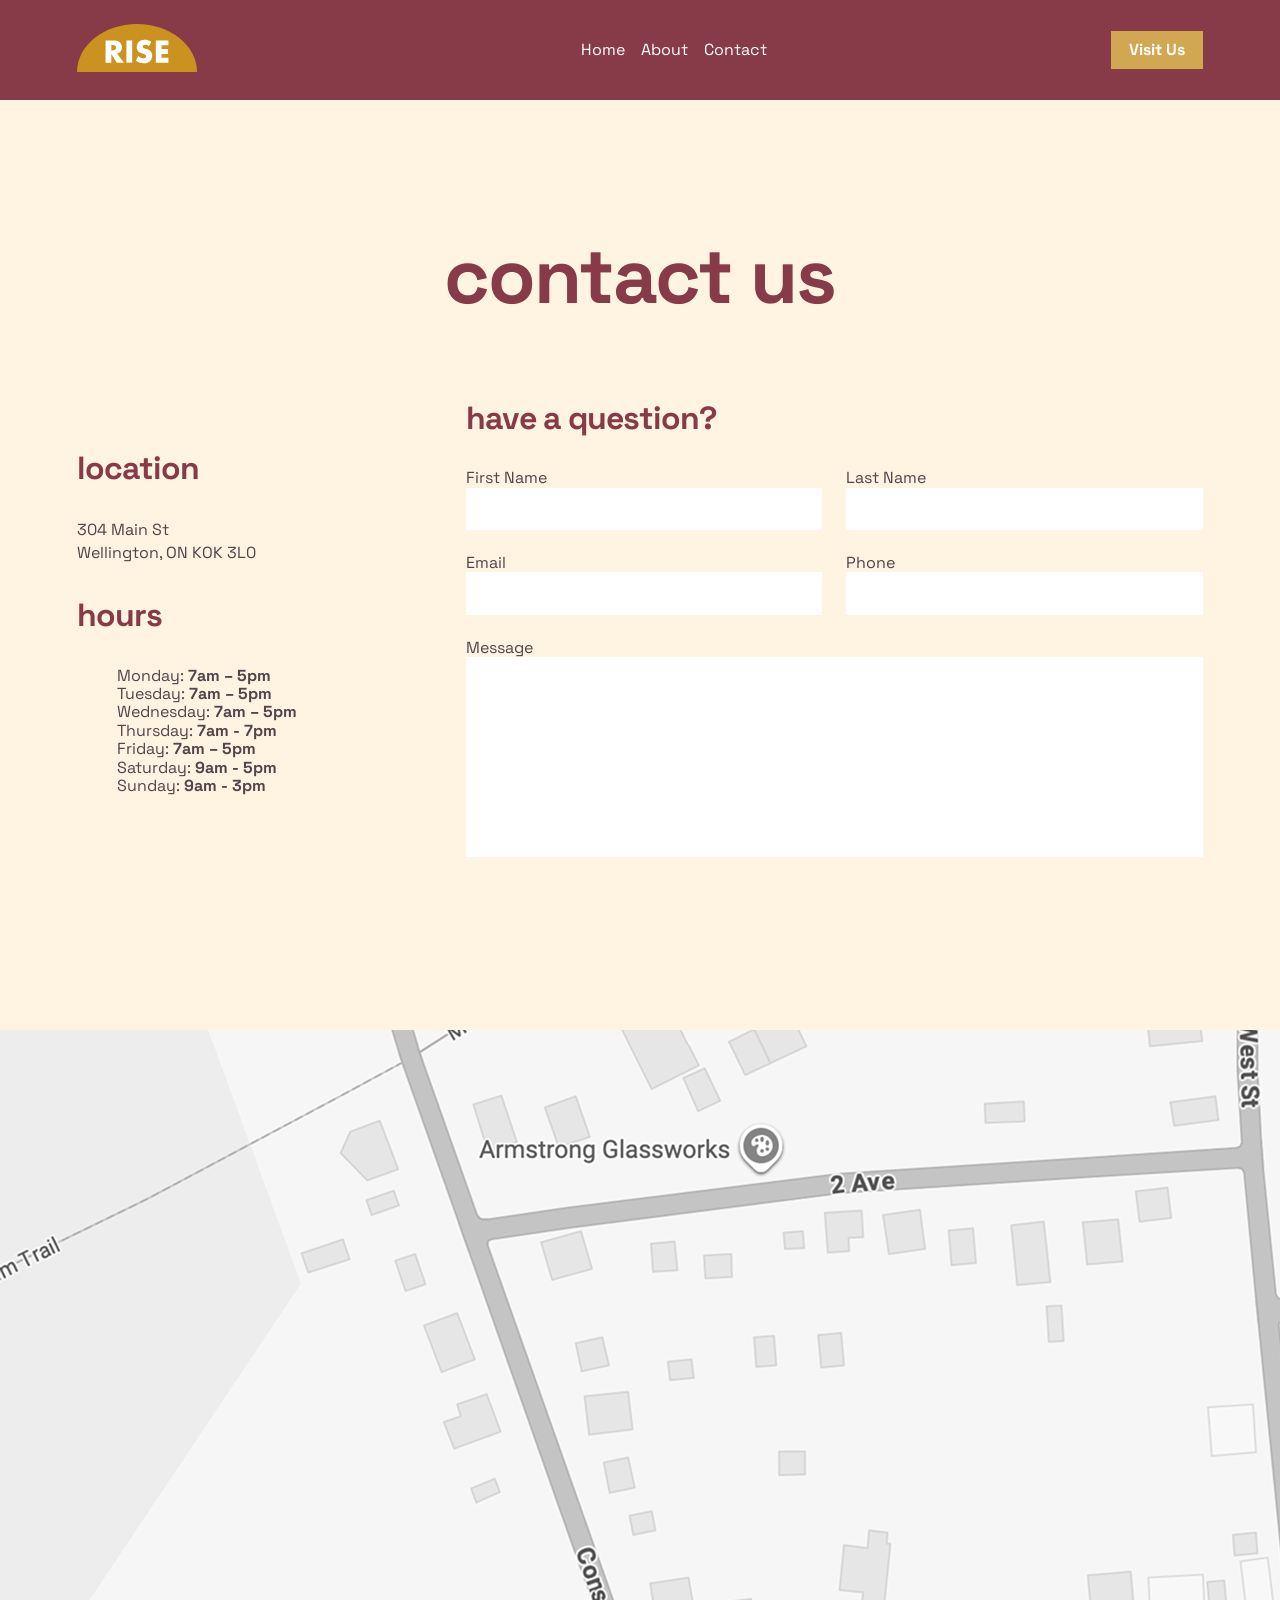
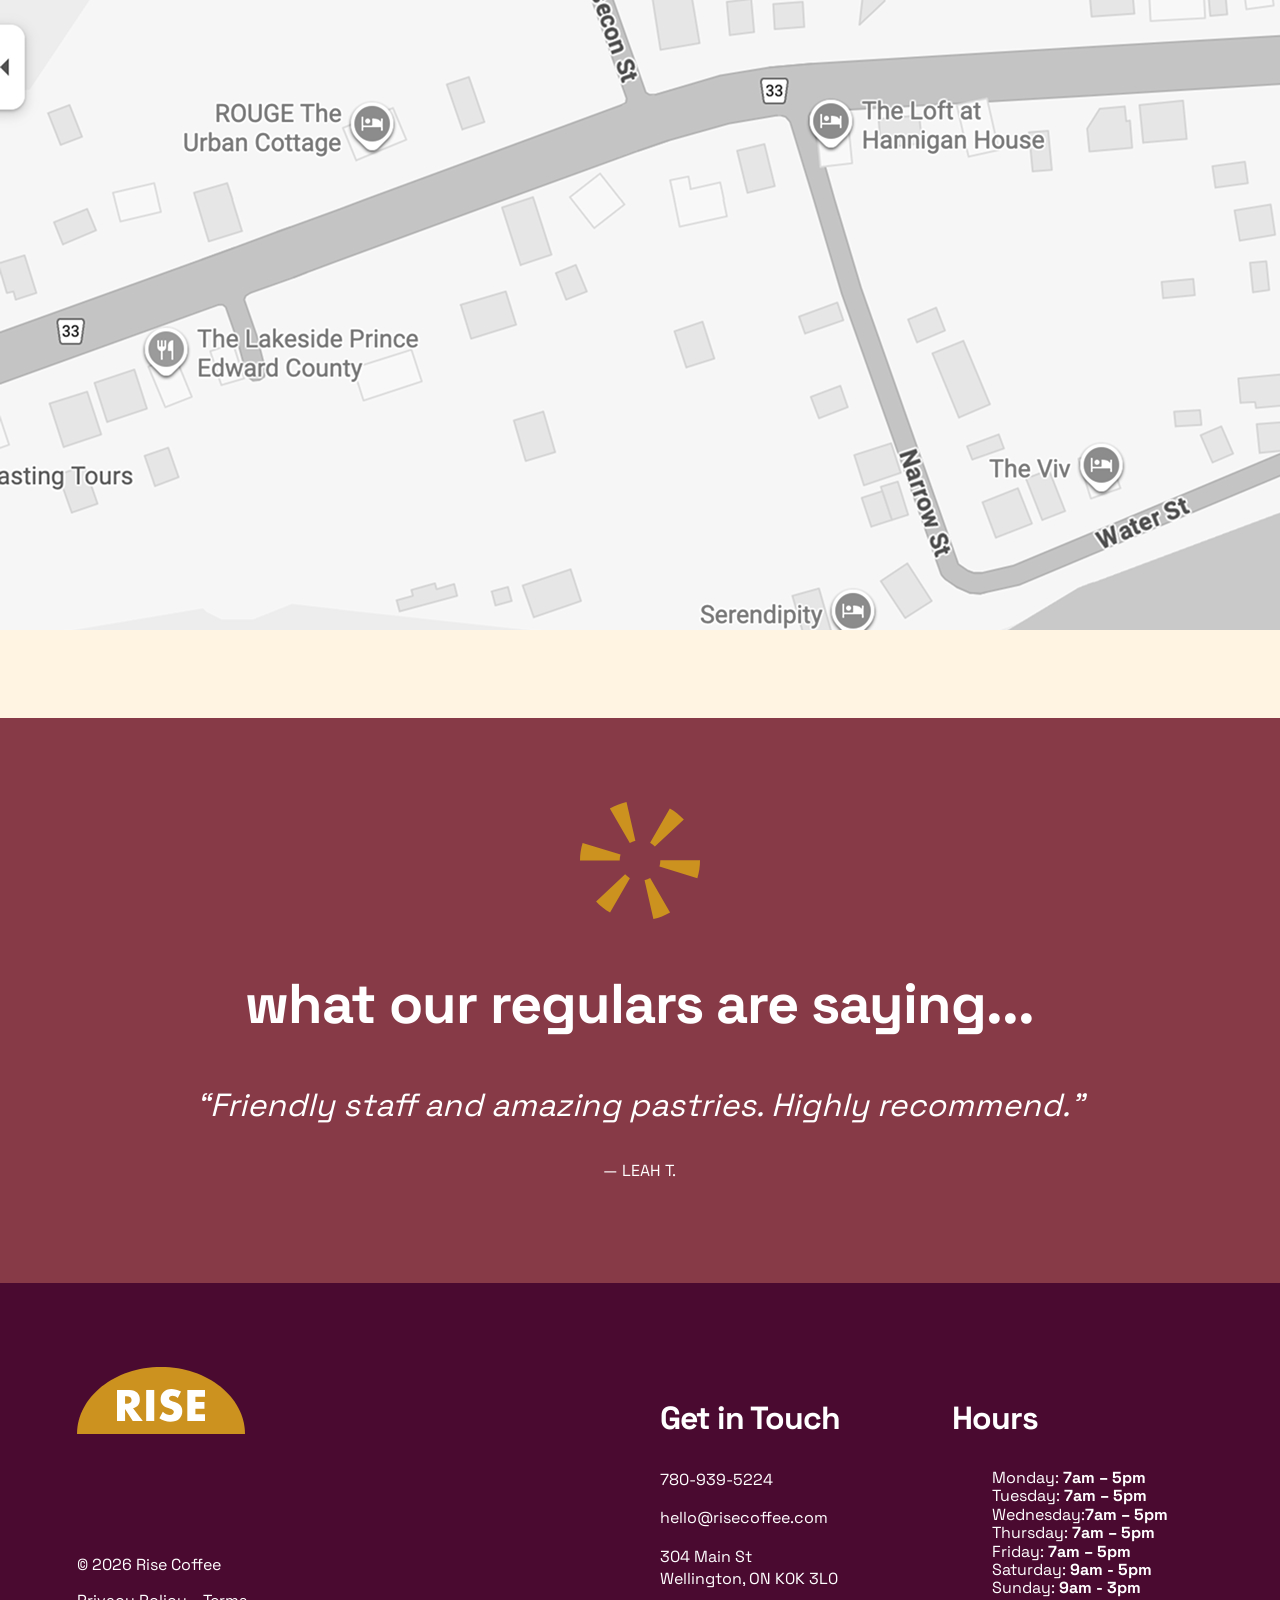
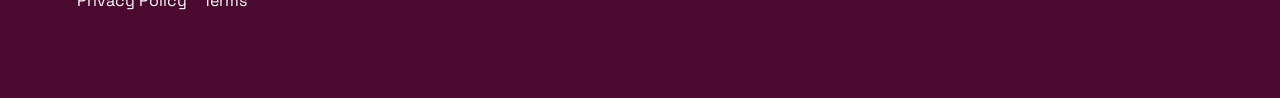
<file: contact.html>
<!DOCTYPE html>
<html>
<head>

	<!-- Which character set to use. Leave this out and apostrophes turn into garbage. -->
	<meta charset="utf-8">

	<!-- Tells a phone to use its real width instead of pretending to be a desktop. -->
	<meta name="viewport" content="width=device-width, initial-scale=1">

	<!-- The browser tab text, and what Google shows in search results. Not a heading on the page. -->
	<title>Contact | Rise Coffee</title>
	<meta name="description" content="A neighbourhood coffee shop on Whyte Avenue. Single origin, roasted here, open from seven.">
	<meta property="og:title" content="Rise Coffee">
	<meta property="og:description" content="A neighbourhood coffee shop on Whyte Avenue.">
	<meta property="og:image" content="https://iasingson.github.io/rise-coffee/images/rise-coffee-3.jpg">
	<meta property="og:url" content="https://iasingson.github.io/rise-coffee/">

	<!-- Favicon -->
	<link rel="icon" href="images/favicon.png">
	<!-- STYLES -->
	 <link rel="stylesheet" href="normalize.css"> <!-- Normalize browser default settings -->
	 <link rel="stylesheet" href="layout.css"> <!-- This controls our stucture and layout -->
	 <link rel="stylesheet" href="style.css"> <!-- This is where we add all the styling to the elements of the pages -->
    
    <!-- FONTS -->
	<!-- STEP 2: your Google Fonts links go here -->
	<link rel="preconnect" href="https://fonts.googleapis.com">
	<link rel="preconnect" href="https://fonts.gstatic.com" crossorigin>
	<link rel="stylesheet" href="https://fonts.googleapis.com/css2?family=Space+Grotesk:wght@300..700&display=swap">

</head>


<body><!-- Main content that users will see -->
    <!-- HEADER: top section of the page that includes the same elements for every  page -->
    <header>
		<!-- LOGO -->
		<a href="index.html"><img src="images/rise-logo.svg" id="rise-icon"></a>

		<!-- NAVIGATION: a menu is a LIST of related links, so it is marked up as a ul with li inside.
		     CSS takes the bullets off later, but underneath it stays a list, because that is what it is. -->
		<nav>
			<ul>
				<li><a href="index.html" class="nav-link">Home</a></li>
				<li><a href="about.html" class="nav-link">About</a></li>
				<li><a href="contact.html" class="nav-link">Contact</a></li>
			</ul>
		</nav>
		<!-- The # in this href jumps to the element with id="visit" further down THIS page,
		     instead of opening a different page. -->
		<a href="#visit" class="button nav-visit">Visit Us</a>

        <!-- Hamburger menu for smaller screens -->
		<div class="hamburger">
			<div class="hamburger-bar"></div>
			<div class="hamburger-bar"></div>
			<div class="hamburger-bar"></div>
		</div>
    </header>

    <!-- MAIN: any content between the header and footer -->
    <main>
        <section class="section-padding">
            <div class="container">
                <!-- ROW ONE-->
                <div class="row row-justify-center">
                    <h1> contact us </h1>
                </div>
                <!-- ROW ONE ENDS-->

                <!-- ROW TWO-->
                <div class="row row-align-center">
                    <!-- COLUMN ONE: location and hours -->
                    <div class="col col-lg-4 col-md-12 col-sm-12">
                        <!-- LOCATION -->
                        <div class="location-content">
                            <h3> location </h3>
                            <p>
                                304 Main St<br>
                                Wellington, ON KOK 3L0
                            </p>
                        </div>

                        <!-- HOURS -->
                        <div class="hours-content">
                            <h3> hours </h3>
                                <ul>
				                    <li class="hours-list">Monday: <strong>7am – 5pm</strong> </li>
				                    <li class="hours-list">Tuesday: <strong>7am – 5pm</strong> </li>
				                    <li class="hours-list">Wednesday: <strong>7am – 5pm</strong> </li>
				                    <li class="hours-list">Thursday: <strong>7am - 7pm</strong> </li>
				                    <li class="hours-list">Friday:  <strong>7am – 5pm</strong> </li>
				                    <li class="hours-list">Saturday: <strong>9am - 5pm</strong> </li>
				                    <li class="hours-list">Sunday: <strong>9am - 3pm</strong></li>
  			                    </ul>
                        </div>

                    </div>

                    <!-- COLUMN TWO: form -->
                    <div class="col col-lg-8 col-md-12 col-sm-12">
                        <h3 class="contact-form-heading"> have a question? </h3>
                        <form class="contact-form">
                            <!-- First Name -->
                            <div class="field">
                                <label for="FirstName">First Name</label>
                                <input type="text" id="FirstName" class="input-text">
                            </div>
                            
                            <!-- Last Name -->
                            <div class="field">
                                <label for="LastName">Last Name</label>
                                <input type="text" id="LastName" class="input-text">
                            </div>

                            <!-- Email -->
                             <div class="field">
                                <label for="Email">Email</label> 
                                <input type="text" id="Email" class="input-text">
                             </div>

                            <!-- Phone -->
                             <div class="field">
                                <label for="Phone">Phone</label>
                                <input type="text" id="Phone" class="input-text">
                             </div>

                            <!-- Message   -->
                            <div class="field field-wide">
                                <label for="Message">Message</label>
                                <textarea id="Message" class="input-message"></textarea>
                            </div>
                        </form>
                    </div>
                </div>
                <!-- ROW TWO ENDS-->

            </div>
        </section>


        <!-- MAP section -->
        <section class="section-padding"> 
            <div class="container-full">
                <div class="row">
                    <div class="col col-lg-12 col-md-12 col-sm-12">
                        <img src="images/map.jpg" class="rise-coffee-map">
                    </div>
                </div>
            </div>
        </section>

        <!-- WHAT OUR REGULARS ARE SAYING section -->
         <section class="background-maroon-light section-padding">
            <div class="container">
				    <!-- ROW -->
				    <div class="row row-justify-center">
					    <div class="col col-lg-12 col-md-12 text-center">
						    <!-- Decorative image, so alt is empty. A screen reader skips it. -->
						    <img src="images/rise-icon-2.svg" class="footer-rise-icon" alt="">
						    <h2 class="text-white">what our regulars are saying...</h2>
						    <p class="text-white customer-review">“Friendly staff and amazing pastries. Highly recommend.”</p>
						    <p class="text-white customer-name">— LEAH T.</p>
					    </div>
				    </div><!-- row ends -->

            </div>

         </section>

    </main>

    <!-- FOOTER: copy right, contact info, address, and store hours. Has a dark maroon band. -->
	<footer class="section-padding background-maroon">
		<div class="container">

			<!-- ROW -->
			<div class="row">

				<!-- COLUMN 1 -->
				<div class="col col-lg-6 col-md-6 col-sm-12">
					<a href="index.html"><img src="images/rise-logo.svg" class="logo" alt="rise logo"></a>
					<div class="footer-copy-right">
						<p class="text-white footer-details">© 2026 Rise Coffee</p>
						<a class="nav-link footer-details">Privacy Policy</a>
						<a class="nav-link footer-details">Terms</a>
					</div>

				</div>

				<!-- COLUMN 2 -->
				<div class="col col-lg-3 col-md-6 col-sm-12">
					<h3 class="text-white">Get in Touch</h3>
					<p class="text-white">780-939-5224</p>
					<p class="text-white">hello@risecoffee.com</p>
					<p class="text-white">304 Main St<br>Wellington, ON  K0K 3L0</p>
				</div>

				<!-- COLUMN 3 -->
				<div class="col col-lg-3 col-md-6 col-sm-12">
					<h3 class="text-white">Hours</h3>
					<ul>
						<li class="text-white">Monday: <strong>7am – 5pm</strong></li>
						<li class="text-white">Tuesday: <strong>7am – 5pm</strong></li>
						<li class="text-white">Wednesday:<strong>7am – 5pm</strong></li>
						<li class="text-white">Thursday: <strong>7am – 5pm</strong></li>
						<li class="text-white">Friday: <strong>7am – 5pm</strong></li>
						<li class="text-white">Saturday: <strong>9am - 5pm</strong></li>
						<li class="text-white">Sunday: <strong>9am - 3pm</strong></li>
					</ul>
				</div>

			</div><!-- row ends -->

		</div><!-- container ends -->
	</footer>
</body>

</html>
</file>
<file: layout.css>
/* CONTAINER */
.container
{
    display: block;
    width: 88%; /* Keeps content off the edges*/
    max-width: 1400px; /* stops lines getting too long to read*/
    margin: 0 auto; /* centres the box */
}

.container-full
{
    display: block;
    width: 100%;
    overflow: hidden;
}


/* ROW */
.row
{
    display: flex;
    flex-wrap: wrap;
    align-items: stretch;
    margin: 0px -20px;

}

.row-justify-center /* justify is left to right */
{
    justify-content: center;
}

.row-justify-end
{
    justify-content: flex-end;
}

.row-justify-between
{
    justify-content: space-between;
}

 
.row-align-end /* align is up and down */
{
    align-items: flex-end;
}

.row-align-center
{
    align-items:center; 
}



/* COLUMNS */
.col
{
    flex-grow:1; /* take an equal share of what is left */
    flex-shrink: 1;
    flex-basis: 0%; /* means start at nothing */
    padding: 0px 20px;
}

.col-lg-1
{
    max-width: 8.33%;
}

.col-lg-2
{
    max-width: 16.67%;
}

.col-lg-3
{
    max-width: 25%;
}

.col-lg-4
{
    max-width: 33.33%;
}

.col-lg-5
{
    max-width: 41.67%;
}

.col-lg-6
{
    max-width: 50%;
}

.col-lg-7
{
    max-width: 58.33%;
}

.col-lg-8
{
    max-width: 66.67%;
}

.col-lg-9
{
    max-width: 75%;
}

.col-lg-10
{
    max-width: 83.33%;
}

.col-lg-11
{
    max-width: 91.67%;
}

.col-lg-12
{
    max-width: 100%;
}



/* UTILITIES */
.section-padding
{
    padding: 84px 0px;
}

.text-center 
{
    text-align: center;
}

.text-right
{
    text-align: right;   
}

.text-left
{
    text-align: left;
}

.img-full
{
    display: block;
    width: 100%;
}


#rise-icon
{
    width: 120px;
}


/* MEDIA QUERY */
@media screen and (max-width: 768px) and (min-width: 481px) { /* For tablets */

	.col-md-1  { flex-basis: 8.33%;   max-width: 8.33%; }
	.col-md-2  { flex-basis: 16.67%;  max-width: 16.67%; }
	.col-md-3  { flex-basis: 25.00%;  max-width: 25.00%; }
	.col-md-4  { flex-basis: 33.33%;  max-width: 33.33%; }
	.col-md-5  { flex-basis: 41.67%;  max-width: 41.67%; }
	.col-md-6  { flex-basis: 50.00%;  max-width: 50.00%; }
	.col-md-7  { flex-basis: 58.33%;  max-width: 58.33%; }
	.col-md-8  { flex-basis: 66.67%;  max-width: 66.67%; }
	.col-md-9  { flex-basis: 75.00%;  max-width: 75.00%; }
	.col-md-10 { flex-basis: 83.33%;  max-width: 83.33%; }
	.col-md-11 { flex-basis: 91.67%;  max-width: 91.67%; }
	.col-md-12 { flex-basis: 100%;    max-width: 100%; }

}


@media screen and (max-width: 480px) { /* For smart phones */

	.col-sm-1  { flex-basis: 8.33%;   max-width: 8.33%; }
	.col-sm-2  { flex-basis: 16.67%;  max-width: 16.67%; }
	.col-sm-3  { flex-basis: 25.00%;  max-width: 25.00%; }
	.col-sm-4  { flex-basis: 33.33%;  max-width: 33.33%; }
	.col-sm-5  { flex-basis: 41.67%;  max-width: 41.67%; }
	.col-sm-6  { flex-basis: 50.00%;  max-width: 50.00%; }
	.col-sm-7  { flex-basis: 58.33%;  max-width: 58.33%; }
	.col-sm-8  { flex-basis: 66.67%;  max-width: 66.67%; }
	.col-sm-9  { flex-basis: 75.00%;  max-width: 75.00%; }
	.col-sm-10 { flex-basis: 83.33%;  max-width: 83.33%; }
	.col-sm-11 { flex-basis: 91.67%;  max-width: 91.67%; }
	.col-sm-12 { flex-basis: 100%;    max-width: 100%; }

}
</file>
<file: style.css>
/*GLOBAL STYLES*/
html
{
    box-sizing: border-box;
}

*,*:before, *:after
{
    box-sizing: inherit;
}

body
{
    font-family:"Space Grotesk", sans-serif;
    color: #53444b;
    background-color:#FFF4E2;
}

header 
{
     background-color: #873A47;
     padding: 24px 6%;
     display: flex; /* Children sit side by side instead of stacking*/
     align-items: center; /* Logo and links line through their middles, not their tops*/
     justify-content: space-between; /* First child hard left, last child hard right, the gap shared put between*/
     /* rules for sticky header*/
     position: sticky;
     top:0;
     z-index: 10;
}

.hamburger
{
    display: none; /*hidden everywhere for nore, media queries turn it back on*/
    width: 32px; /* stacks three bars vertically */
    height: 24px;
    flex-direction: column;
    justify-content: space-between; 
}

.hamburger-bar
{
    width: 100%;
    height: 4px;
    background-color: #FFFFFF;
    border-radius: 2px;
}

.logo
{
    width: 168px;
}

#visit-us
{
    background-color:#D2A751;
}

footer li
{
    list-style: none;
}

/* BACKGROUND */
.background-gold
{
    background-color: #d2a751;
}

.background-maroon-light
{
    background-color: #873A47;
}

.background-beige
{
    background-color:#FFF4E2;
}

.background-maroon
{
    background-color: #4A0A30;
}

/* FONTS */
h1
{
    font-size:78px;
    line-height:100%;
    font-weight:700;
    letter-spacing: -2px;
    color:#873A47;
}

h2
{
    font-size:56px;
    line-height:120%;
    font-weight:700;
    letter-spacing: -1px;
    color:#873A47;
}

h3
{
    font-size:32px;
    line-height:120%;
    font-weight:700;
    letter-spacing: -1px;
    color:#873A47;
}

p
{
    font-size: 16px ;
    line-height:140%;
    font-weight:400;
    color: #53444b;
    /*font-style:normal;*/
}

nav li /* Targest list items in navigation */
{
    list-style: none;
    padding-left: 0;
}

nav ul
{
    display: flex;
    justify-content: center;
    gap: 16px;
    
}
.nav-link
{
    color: #ffffff;
    text-decoration: none;
}

.paragraph-large
{
    font-size: 40px;
    line-height: 120%;
    font-weight: 700;
    color: #53444B;
    letter-spacing: -1px;
}

#visit li
{
    list-style: none;
    color: black;
    padding-left: 0;
}

.customer-review
{
    font-style: italic;
    font-size: 32px;
    
}

.customer-name
{
    font-style: bold;

}

.text-white
{
    color:#ffffff;
}


/* BUTTONS */
.button
{
    background-color:#D2A751;
    color:white;
    display:inline-block;
    padding: 10px 18px;
    text-decoration:none;
    font-weight:bold;

}

.button:hover
{
    background-color:#E6C27A;
}

.button-secondary
{
    background-color: #873A47;
}

.button-secondary:hover
{
    background-color: #4a0E30;
}

/* DETAILS */
.gold-bottom-border
{
    border-bottom: 4px solid #d2a751;

}

/* IMAGES */

.card-img-wrap
{
    width: 100%;
    aspect-ratio: 4/5; /* width divided by height*/
    border-radius: 200px 200px 0px 0px; /* clock wise order starting from top left, then top right etc.This rounds the top two corner. */
    overflow: hidden; /* hides the overflow */
}
.about-card-img-wrap
{
    border-radius: 0px;
}

.card-img-wrap-2
{
    aspect-ratio: 536/600;
    border-radius: 300px 300px 0px 0px; /* clock wise order starting from top left, then top right etc.This rounds the top two corner. */
}

.card-img
{
    width: 100%;
    height: 100%;
    object-fit: cover; /* cover: fill its and crops excess */
}

.card
{
    display: flex;
    flex-direction:column;
    height: 100%;
    gap: 24px; /* adds gap between elements inside this div*/
}

.card-border
{
    border-top: solid 4px #D2A751;
    border-bottom: solid 4px #D2A751;
    padding: 24px 0;
    flex-grow: 1;
}

.about-card-border
{
    border-top: none;
}

.hero-img
{
    position: relative;
    background-image: url(images/rise-coffee-1.jpg);
    background-size: cover;
    background-repeat: no-repeat;
    height:600px;
}

.contact-hero-img
{
    padding-bottom: 0px;
    margin-bottom: 0px;
}

.about-hero-img
{
    aspect-ratio: 16/9;
    background-image: url(images/rise-coffee-2.jpg);
    object-fit: cover;
    background-position: 50% 75%;
    margin-left: 10%;

}

.hero-icon
{
    position:absolute;
    width: 25%;
    top: -34%;
    right: -15%;
    transform:rotate(-12deg);
    
}

.about-hero-icon
{
    width: 400px;
    top: 60%;
    right: 83%;
    transform: rotate(0deg);

}

.gradient-1
{
    width:100%;
    position: absolute;
    bottom:0;
    left: 0;
    z-index: -1;
}

.gradient-2
{
    z-index: 1;
}

.z-index-1
{
    position: relative;
    z-index: 1;
}
.z-index-2
{
    position: relative;
    z-index:2;
}

.position-relative
{
    position:relative;
    overflow:hidden;
}


.footer-copy-right
{
    padding-top:100px;
}
.footer-details
{
    padding-right: 12px;
}


/* ICONS */
.icon-center
{
    position: relative;
    left: 37%;
}

.customer-review-icon
{
    position: relative;
    width: 10%; 
    right: -43%;
}

.footer-rise-icon
{
    width: 120px;
}

/* Contact form */
.contact-form
{
    /*
    display - grid turns it on
    grid-template-column says how many columsn and how wide each one is 
    fr divies the leftover space, px would not. 
    */
    display: grid;
    grid-template-columns: 1fr 1fr; 
    gap: 24px;
}

.input-text, .input-message
{
    width: 100%;
    padding: 12px;
    border: none;
}

#Message
{
    resize:none;
    height: 200px;
}

.field-wide
{
    grid-column: 1/3; /* column from line 1 to 3 */
}

.hours-list
{
    list-style:none;
    color: #53444b;
}

@media screen and (max-width: 768px) and (min-width: 481px)
{
    nav {display: none;}
    .nav-visit {display: none;}
    .hamburger {display: flex;}    
    h1 {font-size: 56px;}
    h2 {font-size: 40px;}
    h3 {font-size: 28px;}
    .paragraph-large {font-size: 30px;}
    .section-padding {padding: 56px 0;}
    .hero-icon {display: none;}

    .about-hero-img {display:none;}

    .location-content {text-align:center;}
    .hours-content {text-align: center;}

    .contact-form-heading {text-align:center;}

    .rise-coffee-map {width: 100%;}
}

@media screen and (max-width: 480px)
{
    header {padding: 16px 6%;}
    .logo {width: 104px;}
    nav {display: none;}
    .nav-visit {display: none;}
    .hamburger {display: flex;}
    .hero-icon {display: none}

    .contact form {grid-template-columns: 1fr;}
    .field-wide {grid-column: 1/2;}
    .form-submit {grid-column: 1/2;}
    h1 {font-size: 40px;}
    h2 {font-size: 32px;}
    h3 {font-size: 24px;}
    .paragraph-large {font-size: 24px;}
    .section-padding {padding: 40px 0;}

    .detail-row {flex-direction: column;}
    .info-grid {grid-template-columns: 1fr;}

    .about-hero-img {display:none;}

    
    .location-content {text-align:center;}
    .hours-content {text-align: center;}

    .contact-form-heading {text-align:center;}

    .rise-coffee-map {width: 100%;}
    
    .field-wide{grid-column:1/3;}
}
</file>
